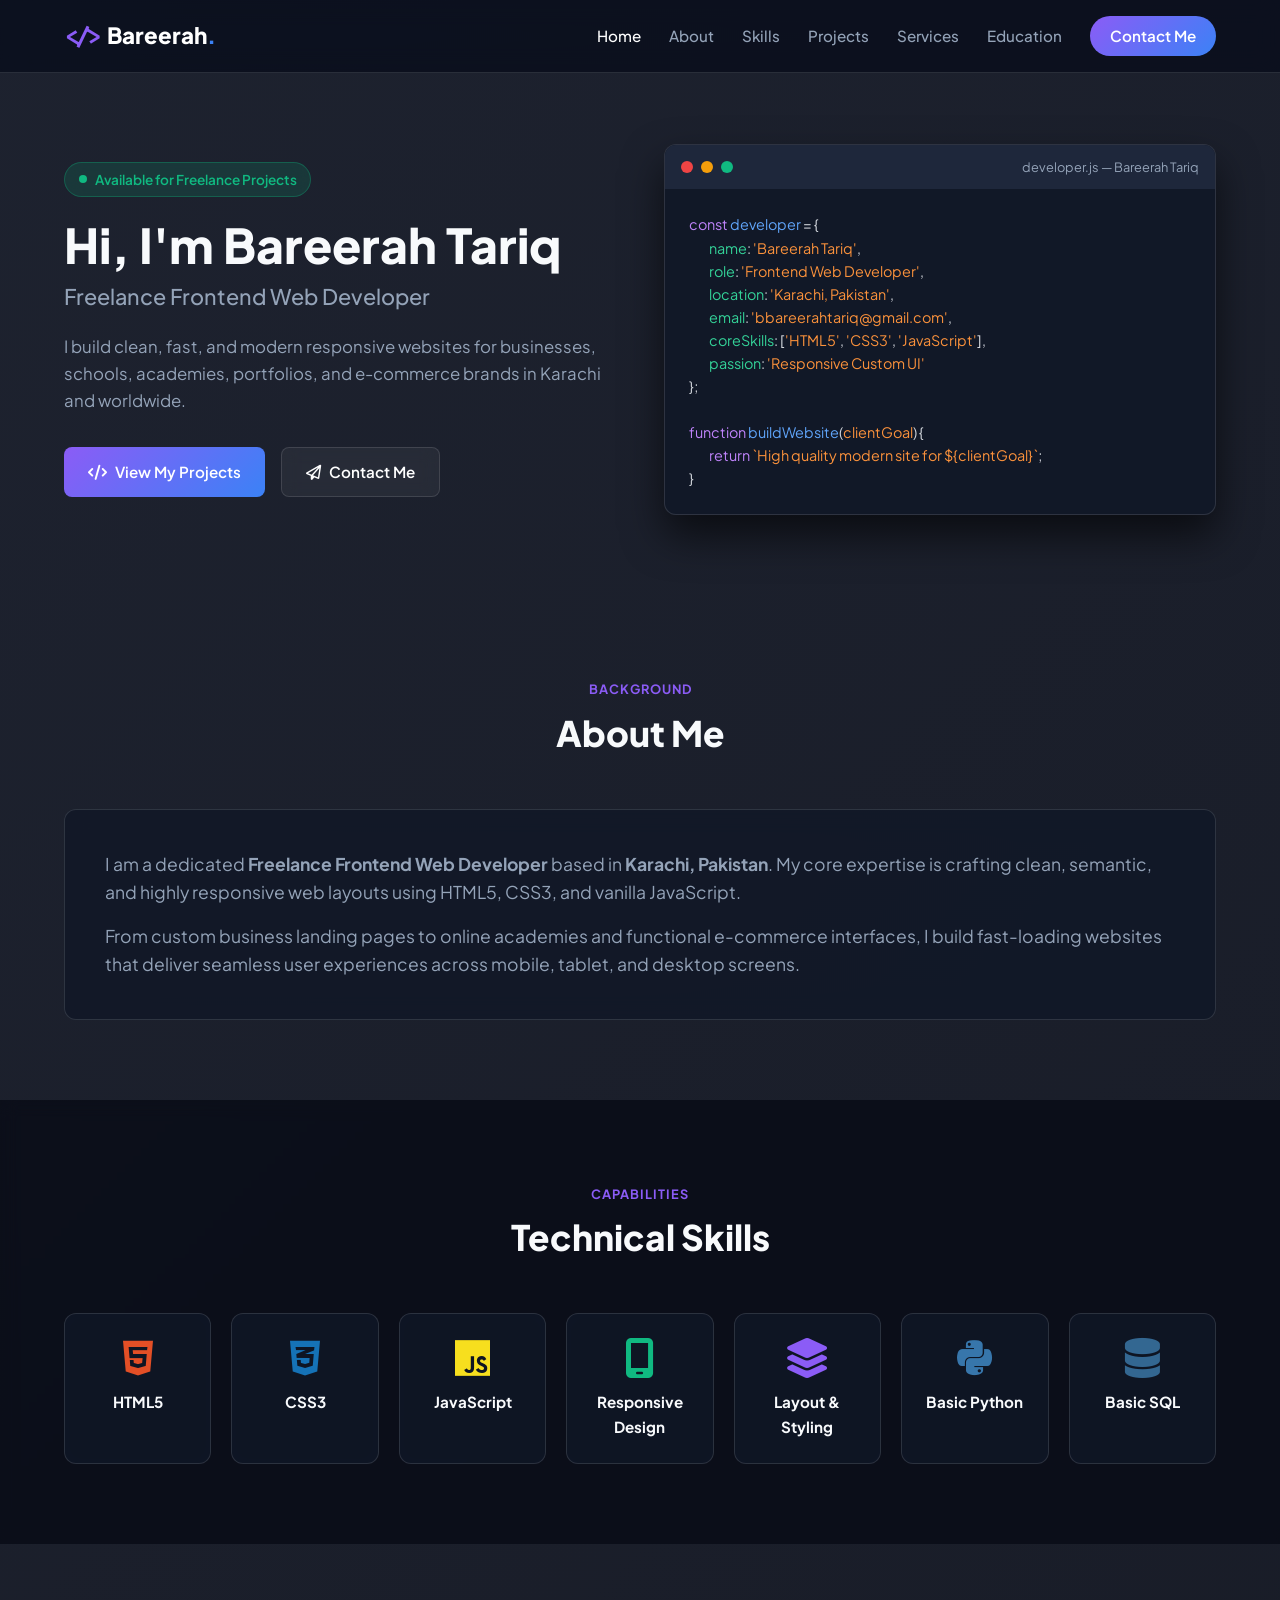
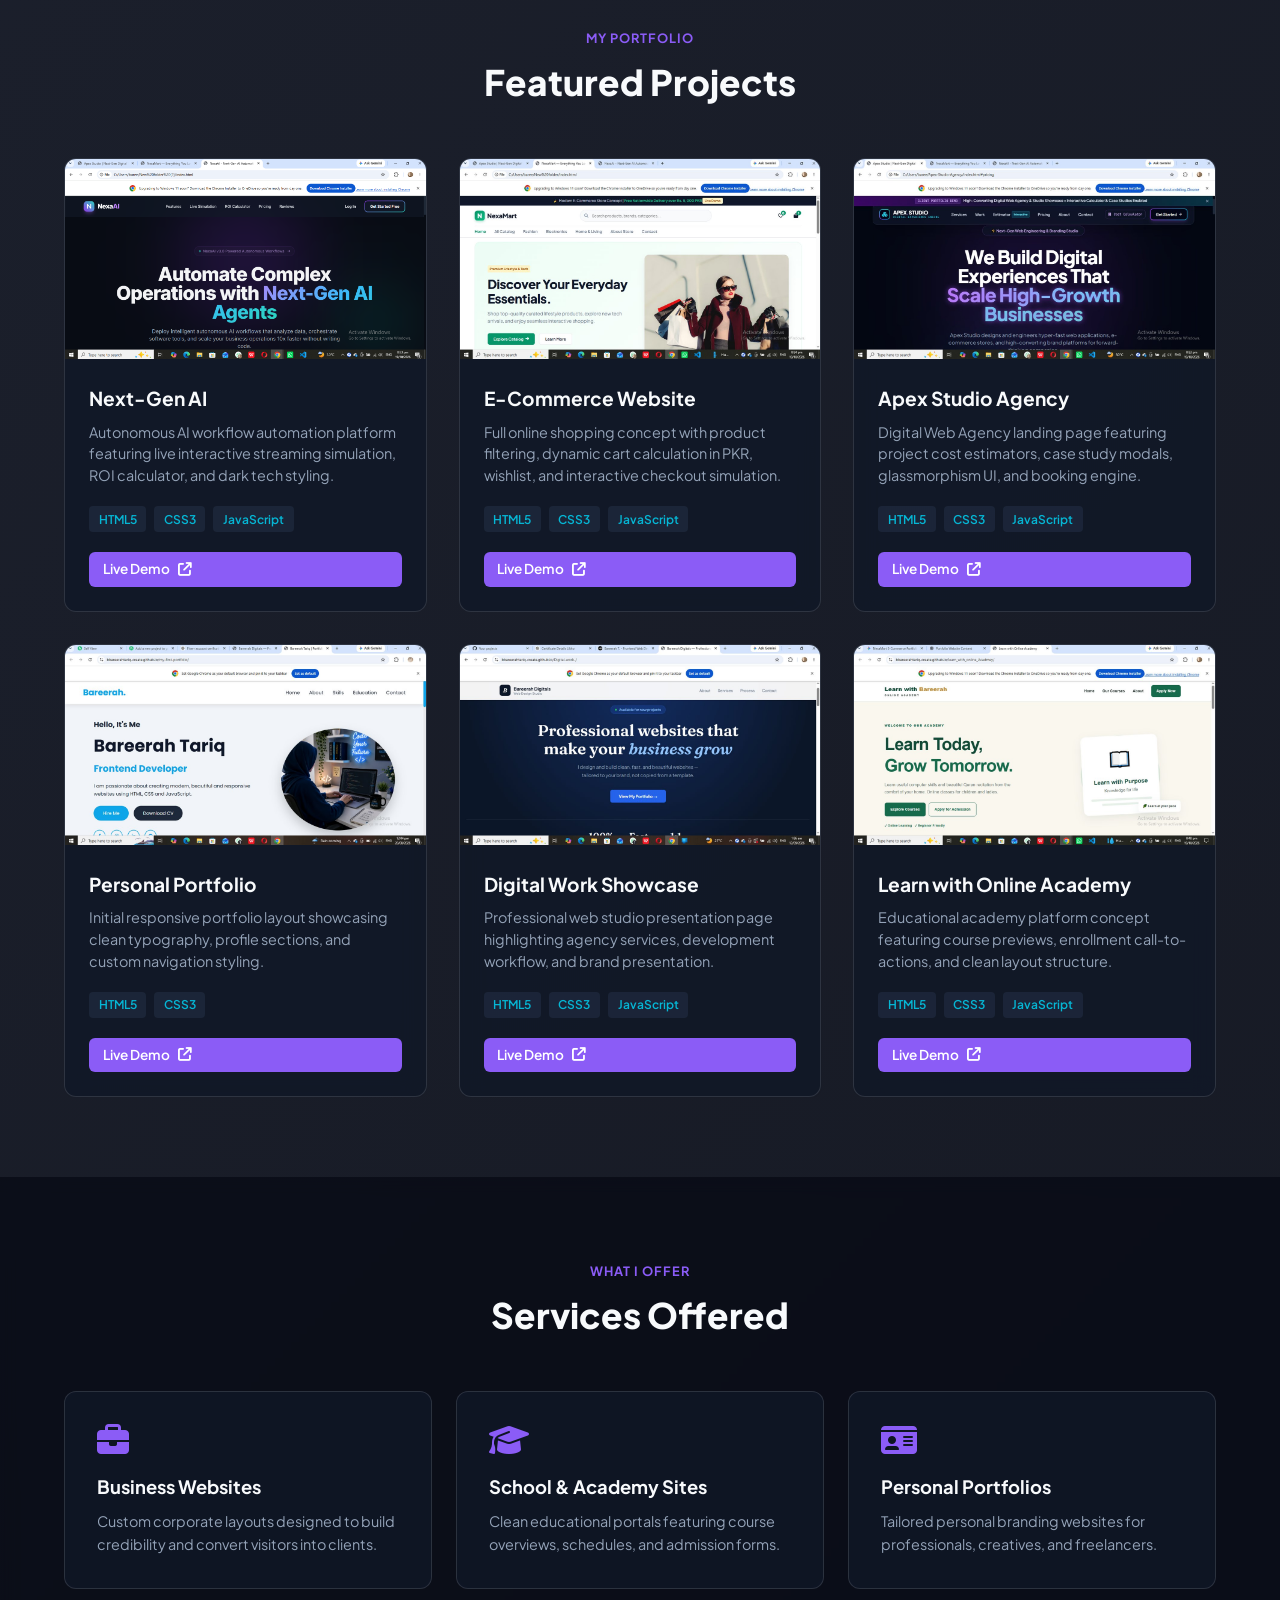
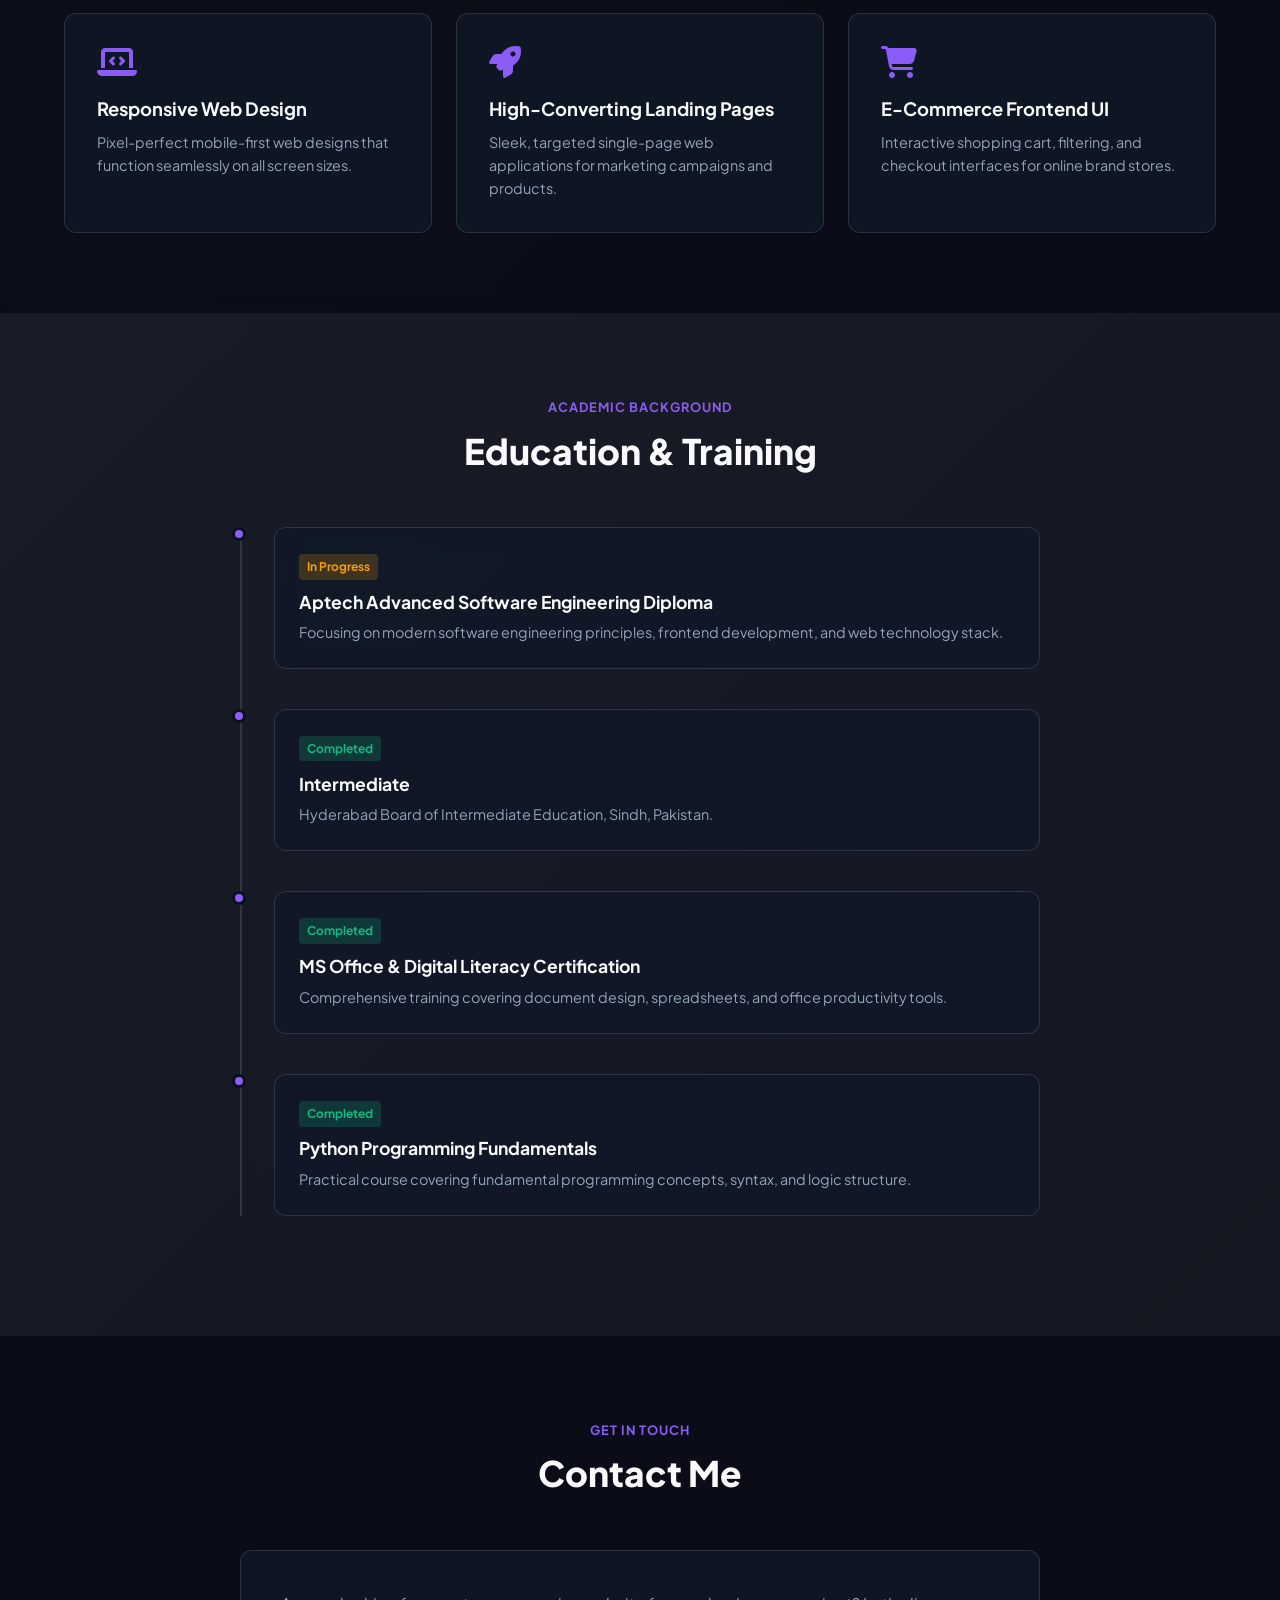
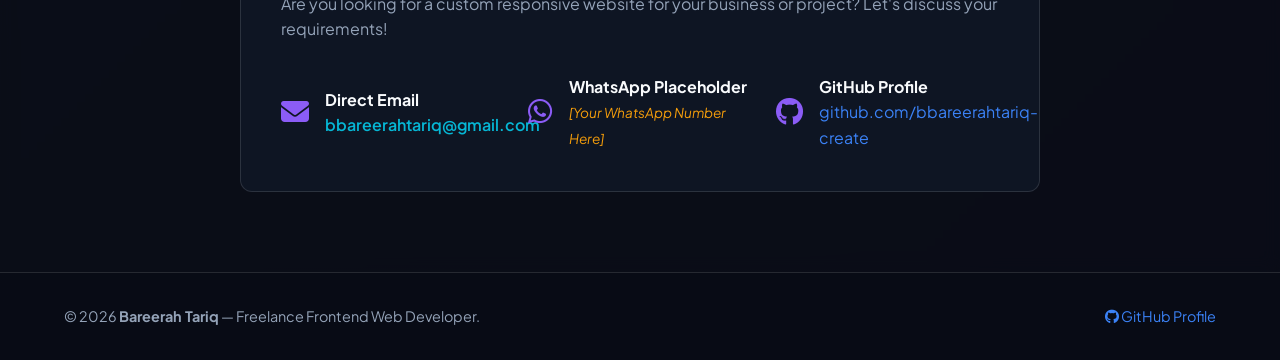
<file: index.html>
<!DOCTYPE html>
<html lang="en">
<head>
  <meta charset="UTF-8">
  <meta name="viewport" content="width=device-width, initial-scale=1.0">
  <title>Bareerah Tariq | Freelance Frontend Web Developer Karachi</title>
  <meta name="description" content="Portfolio of Bareerah Tariq, Freelance Frontend Web Developer based in Karachi, Pakistan specializing in custom responsive websites, landing pages, and e-commerce UI.">
  
  <!-- CANONICAL URL PLACEHOLDER: Replace [YOUR_GITHUB_PAGES_URL_HERE] after publishing on GitHub Pages -->
  <link rel="canonical" href="https://bbareerahtariq-create.github.io/my-portfolio/">
  
  <!-- Open Graph / Social Sharing -->
  <meta property="og:title" content="Bareerah Tariq — Freelance Frontend Web Developer">
  <meta property="og:description" content="Explore custom web application projects, e-commerce designs, and agency landing pages built by Bareerah Tariq.">
  <meta property="og:type" content="website">
  <meta property="og:url" content="https://bbareerahtariq-create.github.io/my-portfolio/">
  <meta property="og:image" content="images/nexamart-ai.png">

  <!-- Styles & Fonts -->
  <link rel="stylesheet" href="style.css">
  <link rel="preconnect" href="https://fonts.googleapis.com">
  <link rel="preconnect" href="https://fonts.gstatic.com" crossorigin>
  <link href="https://fonts.googleapis.com/css2?family=Plus+Jakarta+Sans:wght@300;400;500;600;700;800&family=Fira+Code:wght@400;500;600&display=swap" rel="stylesheet">
  <link rel="stylesheet" href="https://cdnjs.cloudflare.com/ajax/libs/font-awesome/6.4.0/css/all.min.css">

  <!-- JSON-LD Structured Data for On-Page SEO -->
  <script type="application/ld+json">
  {
    "@context": "https://schema.org",
    "@type": "Person",
    "name": "Bareerah Tariq",
    "jobTitle": "Freelance Frontend Web Developer",
    "email": "bbareerahtariq@gmail.com",
    "address": {
      "@type": "PostalAddress",
      "addressLocality": "Karachi",
      "addressCountry": "Pakistan"
    },
    "sameAs": [
      "https://github.com/bbareerahtariq-create"
    ]
  }
  </script>
</head>
<body>

  <!-- Navigation Bar -->
  <header class="navbar-wrap">
    <div class="nav-container">
      <a href="#home" class="logo">
        <span class="logo-accent">&lt;/&gt;</span> Bareerah<span class="dot">.</span>
      </a>

      <button class="menu-toggle" id="menu-toggle" aria-label="Toggle Navigation Menu" aria-expanded="false">
        <i class="fa-solid fa-bars"></i>
      </button>

      <nav class="nav-menu" id="nav-menu">
        <a href="#home" class="nav-link active">Home</a>
        <a href="#about" class="nav-link">About</a>
        <a href="#skills" class="nav-link">Skills</a>
        <a href="#projects" class="nav-link">Projects</a>
        <a href="#services" class="nav-link">Services</a>
        <a href="#education" class="nav-link">Education</a>
        <a href="#contact" class="nav-link nav-btn">Contact Me</a>
      </nav>
    </div>
  </header>

  <!-- Hero Section -->
  <section id="home" class="hero-section">
    <div class="hero-glow"></div>
    <div class="container hero-grid">
      <div class="hero-content">
        <div class="status-badge">
          <span class="pulse-dot"></span> Available for Freelance Projects
        </div>
        <h1 class="hero-title">
          Hi, I'm Bareerah Tariq
        </h1>
        <h2 class="hero-subtitle">Freelance Frontend Web Developer</h2>
        <p class="hero-text">
          I build clean, fast, and modern responsive websites for businesses, schools, academies, portfolios, and e-commerce brands in Karachi and worldwide.
        </p>
        <div class="hero-actions">
          <a href="#projects" class="btn btn-primary"><i class="fa-solid fa-code"></i> View My Projects</a>
          <a href="#contact" class="btn btn-outline"><i class="fa-regular fa-paper-plane"></i> Contact Me</a>
        </div>
      </div>

      <!-- Developer Graphic Visual -->
      <div class="hero-visual">
        <div class="code-window">
          <div class="code-header">
            <span class="dot-btn red"></span>
            <span class="dot-btn yellow"></span>
            <span class="dot-btn green"></span>
            <span class="code-title">developer.js — Bareerah Tariq</span>
          </div>
          <div class="code-body">
            <p><span class="c-purple">const</span> <span class="c-blue">developer</span> = {</p>
            <p class="p-l">&nbsp;&nbsp;<span class="c-green">name</span>: <span class="c-orange">'Bareerah Tariq'</span>,</p>
            <p class="p-l">&nbsp;&nbsp;<span class="c-green">role</span>: <span class="c-orange">'Frontend Web Developer'</span>,</p>
            <p class="p-l">&nbsp;&nbsp;<span class="c-green">location</span>: <span class="c-orange">'Karachi, Pakistan'</span>,</p>
            <p class="p-l">&nbsp;&nbsp;<span class="c-green">email</span>: <span class="c-orange">'bbareerahtariq@gmail.com'</span>,</p>
            <p class="p-l">&nbsp;&nbsp;<span class="c-green">coreSkills</span>: [<span class="c-orange">'HTML5'</span>, <span class="c-orange">'CSS3'</span>, <span class="c-orange">'JavaScript'</span>],</p>
            <p class="p-l">&nbsp;&nbsp;<span class="c-green">passion</span>: <span class="c-orange">'Responsive Custom UI'</span></p>
            <p>};</p>
            <br>
            <p><span class="c-purple">function</span> <span class="c-blue">buildWebsite</span>(<span class="c-orange">clientGoal</span>) {</p>
            <p class="p-l">&nbsp;&nbsp;<span class="c-purple">return</span> <span class="c-orange">`High quality modern site for ${clientGoal}`</span>;</p>
            <p>}</p>
          </div>
        </div>
      </div>
    </div>
  </section>

  <!-- About Section -->
  <section id="about" class="section">
    <div class="container">
      <div class="section-title-wrap">
        <span class="section-tag">BACKGROUND</span>
        <h2 class="section-heading">About Me</h2>
      </div>
      <div class="about-card">
        <p>
          I am a dedicated <strong>Freelance Frontend Web Developer</strong> based in <strong>Karachi, Pakistan</strong>. My core expertise is crafting clean, semantic, and highly responsive web layouts using HTML5, CSS3, and vanilla JavaScript.
        </p>
        <p style="margin-top: 1rem;">
          From custom business landing pages to online academies and functional e-commerce interfaces, I build fast-loading websites that deliver seamless user experiences across mobile, tablet, and desktop screens.
        </p>
      </div>
    </div>
  </section>

  <!-- Skills Section -->
  <section id="skills" class="section bg-darker">
    <div class="container">
      <div class="section-title-wrap">
        <span class="section-tag">CAPABILITIES</span>
        <h2 class="section-heading">Technical Skills</h2>
      </div>
      <div class="skills-grid">
        <div class="skill-card"><i class="fa-brands fa-html5 skill-icon" style="color: #e34f26;"></i><h3>HTML5</h3></div>
        <div class="skill-card"><i class="fa-brands fa-css3-alt skill-icon" style="color: #1572b6;"></i><h3>CSS3</h3></div>
        <div class="skill-card"><i class="fa-brands fa-js skill-icon" style="color: #f7df1e;"></i><h3>JavaScript</h3></div>
        <div class="skill-card"><i class="fa-solid fa-mobile-screen skill-icon" style="color: #10b981;"></i><h3>Responsive Design</h3></div>
        <div class="skill-card"><i class="fa-solid fa-layer-group skill-icon" style="color: #8b5cf6;"></i><h3>Layout & Styling</h3></div>
        <div class="skill-card"><i class="fa-brands fa-python skill-icon" style="color: #3776ab;"></i><h3>Basic Python</h3></div>
        <div class="skill-card"><i class="fa-solid fa-database skill-icon" style="color: #336791;"></i><h3>Basic SQL</h3></div>
      </div>
    </div>
  </section>

  <!-- Projects Section -->
  <section id="projects" class="section">
    <div class="container">
      <div class="section-title-wrap">
        <span class="section-tag">MY PORTFOLIO</span>
        <h2 class="section-heading">Featured Projects</h2>
      </div>

      <div class="projects-grid">
        
        <!-- Project 1: Next-Gen AI -->
        <article class="project-card">
          <div class="project-img-wrap">
            <img src="./images/nexamart-ai.png" alt="Next-Gen AI Platform Project Screenshot" loading="lazy">
          </div>
          <div class="project-info">
            <h3 class="project-title">Next-Gen AI</h3>
            <p class="project-desc">Autonomous AI workflow automation platform featuring live interactive streaming simulation, ROI calculator, and dark tech styling.</p>
            <div class="tech-tags">
              <span>HTML5</span><span>CSS3</span><span>JavaScript</span>
            </div>
            <a href="https://bbareerahtariq-create.github.io/Next-Gen-AI/" target="_blank" rel="noopener noreferrer" class="btn btn-sm">
              Live Demo <i class="fa-solid fa-arrow-up-right-from-square"></i>
            </a>
          </div>
        </article>

        <!-- Project 2: E-Commerce Website -->
        <article class="project-card">
          <div class="project-img-wrap">
            <img src="./images/nexamart-shop.png" alt="NexaMart E-Commerce Website Screenshot" loading="lazy">
          </div>
          <div class="project-info">
            <h3 class="project-title">E-Commerce Website</h3>
            <p class="project-desc">Full online shopping concept with product filtering, dynamic cart calculation in PKR, wishlist, and interactive checkout simulation.</p>
            <div class="tech-tags">
              <span>HTML5</span><span>CSS3</span><span>JavaScript</span>
            </div>
            <a href="https://bbareerahtariq-create.github.io/E-COMMERCE-WEBSITE/" target="_blank" rel="noopener noreferrer" class="btn btn-sm">
              Live Demo <i class="fa-solid fa-arrow-up-right-from-square"></i>
            </a>
          </div>
        </article>

        <!-- Project 3: Apex Studio Agency -->
        <article class="project-card">
          <div class="project-img-wrap">
            <img src="./images/apex-studio.png" alt="Apex Studio Agency Screenshot" loading="lazy">
          </div>
          <div class="project-info">
            <h3 class="project-title">Apex Studio Agency</h3>
            <p class="project-desc">Digital Web Agency landing page featuring project cost estimators, case study modals, glassmorphism UI, and booking engine.</p>
            <div class="tech-tags">
              <span>HTML5</span><span>CSS3</span><span>JavaScript</span>
            </div>
            <a href="https://bbareerahtariq-create.github.io/Apex-Studio-Agency/" target="_blank" rel="noopener noreferrer" class="btn btn-sm">
              Live Demo <i class="fa-solid fa-arrow-up-right-from-square"></i>
            </a>
          </div>
        </article>

        <!-- Project 4: My First Portfolio -->
        <article class="project-card">
          <div class="project-img-wrap">
            <img src="./images/first-portfolio.png" alt="My First Portfolio Screenshot" loading="lazy">
          </div>
          <div class="project-info">
            <h3 class="project-title">Personal Portfolio</h3>
            <p class="project-desc">Initial responsive portfolio layout showcasing clean typography, profile sections, and custom navigation styling.</p>
            <div class="tech-tags">
              <span>HTML5</span><span>CSS3</span>
            </div>
            <a href="https://bbareerahtariq-create.github.io/my-first-portfolio/" target="_blank" rel="noopener noreferrer" class="btn btn-sm">
              Live Demo <i class="fa-solid fa-arrow-up-right-from-square"></i>
            </a>
          </div>
        </article>

        <!-- Project 5: Digital Work Showcase -->
        <article class="project-card">
          <div class="project-img-wrap">
            <img src="./images/bareerah-digitals.png" alt="Bareerah Digitals Showcase Screenshot" loading="lazy">
          </div>
          <div class="project-info">
            <h3 class="project-title">Digital Work Showcase</h3>
            <p class="project-desc">Professional web studio presentation page highlighting agency services, development workflow, and brand presentation.</p>
            <div class="tech-tags">
              <span>HTML5</span><span>CSS3</span><span>JavaScript</span>
            </div>
            <a href="https://bbareerahtariq-create.github.io/Digital-work-/" target="_blank" rel="noopener noreferrer" class="btn btn-sm">
              Live Demo <i class="fa-solid fa-arrow-up-right-from-square"></i>
            </a>
          </div>
        </article>

        <!-- Project 6: Learn with Online Academy -->
        <article class="project-card">
          <div class="project-img-wrap">
            <img src="./images/online-academy.png" alt="Learn with Online Academy Screenshot" loading="lazy">
          </div>
          <div class="project-info">
            <h3 class="project-title">Learn with Online Academy</h3>
            <p class="project-desc">Educational academy platform concept featuring course previews, enrollment call-to-actions, and clean layout structure.</p>
            <div class="tech-tags">
              <span>HTML5</span><span>CSS3</span><span>JavaScript</span>
            </div>
            <a href="https://bbareerahtariq-create.github.io/learn_with_online_Acadmey/" target="_blank" rel="noopener noreferrer" class="btn btn-sm">
              Live Demo <i class="fa-solid fa-arrow-up-right-from-square"></i>
            </a>
          </div>
        </article>

      </div>
    </div>
  </section>

  <!-- Services Offered -->
  <section id="services" class="section bg-darker">
    <div class="container">
      <div class="section-title-wrap">
        <span class="section-tag">WHAT I OFFER</span>
        <h2 class="section-heading">Services Offered</h2>
      </div>
      <div class="services-grid">
        <div class="service-card">
          <i class="fa-solid fa-briefcase service-icon"></i>
          <h3>Business Websites</h3>
          <p>Custom corporate layouts designed to build credibility and convert visitors into clients.</p>
        </div>
        <div class="service-card">
          <i class="fa-solid fa-graduation-cap service-icon"></i>
          <h3>School & Academy Sites</h3>
          <p>Clean educational portals featuring course overviews, schedules, and admission forms.</p>
        </div>
        <div class="service-card">
          <i class="fa-solid fa-id-card service-icon"></i>
          <h3>Personal Portfolios</h3>
          <p>Tailored personal branding websites for professionals, creatives, and freelancers.</p>
        </div>
        <div class="service-card">
          <i class="fa-solid fa-laptop-code service-icon"></i>
          <h3>Responsive Web Design</h3>
          <p>Pixel-perfect mobile-first web designs that function seamlessly on all screen sizes.</p>
        </div>
        <div class="service-card">
          <i class="fa-solid fa-rocket service-icon"></i>
          <h3>High-Converting Landing Pages</h3>
          <p>Sleek, targeted single-page web applications for marketing campaigns and products.</p>
        </div>
        <div class="service-card">
          <i class="fa-solid fa-cart-shopping service-icon"></i>
          <h3>E-Commerce Frontend UI</h3>
          <p>Interactive shopping cart, filtering, and checkout interfaces for online brand stores.</p>
        </div>
      </div>
    </div>
  </section>

  <!-- Education Section -->
  <section id="education" class="section">
    <div class="container">
      <div class="section-title-wrap">
        <span class="section-tag">ACADEMIC BACKGROUND</span>
        <h2 class="section-heading">Education & Training</h2>
      </div>
      <div class="timeline">
        <div class="timeline-item">
          <div class="timeline-dot"></div>
          <div class="timeline-content">
            <span class="timeline-status in-progress">In Progress</span>
            <h3>Aptech Advanced Software Engineering Diploma</h3>
            <p>Focusing on modern software engineering principles, frontend development, and web technology stack.</p>
          </div>
        </div>

        <div class="timeline-item">
          <div class="timeline-dot"></div>
          <div class="timeline-content">
            <span class="timeline-status completed">Completed</span>
            <h3>Intermediate</h3>
            <p>Hyderabad Board of Intermediate Education, Sindh, Pakistan.</p>
          </div>
        </div>

        <div class="timeline-item">
          <div class="timeline-dot"></div>
          <div class="timeline-content">
            <span class="timeline-status completed">Completed</span>
            <h3>MS Office & Digital Literacy Certification</h3>
            <p>Comprehensive training covering document design, spreadsheets, and office productivity tools.</p>
          </div>
        </div>

        <div class="timeline-item">
          <div class="timeline-dot"></div>
          <div class="timeline-content">
            <span class="timeline-status completed">Completed</span>
            <h3>Python Programming Fundamentals</h3>
            <p>Practical course covering fundamental programming concepts, syntax, and logic structure.</p>
          </div>
        </div>
      </div>
    </div>
  </section>

  <!-- Contact Section -->
  <section id="contact" class="section bg-darker">
    <div class="container">
      <div class="section-title-wrap">
        <span class="section-tag">GET IN TOUCH</span>
        <h2 class="section-heading">Contact Me</h2>
      </div>
      <div class="contact-card">
        <p style="margin-bottom: 2rem; color: #94a3b8;">
          Are you looking for a custom responsive website for your business or project? Let's discuss your requirements!
        </p>

        <div class="contact-details">
          <div class="contact-item">
            <i class="fa-solid fa-envelope contact-icon"></i>
            <div>
              <h4>Direct Email</h4>
              <p><a href="mailto:bbareerahtariq@gmail.com" style="color: var(--accent-cyan); font-weight: 600;">bbareerahtariq@gmail.com</a></p>
            </div>
          </div>

          <div class="contact-item">
            <i class="fa-brands fa-whatsapp contact-icon"></i>
            <div>
              <h4>WhatsApp Placeholder</h4>
              <p><a href="https://wa.me/" target="_blank" class="placeholder-text">[Your WhatsApp Number Here]</a></p>
            </div>
          </div>

          <div class="contact-item">
            <i class="fa-brands fa-github contact-icon"></i>
            <div>
              <h4>GitHub Profile</h4>
              <p><a href="https://github.com/bbareerahtariq-create" target="_blank" rel="noopener noreferrer">github.com/bbareerahtariq-create</a></p>
            </div>
          </div>
        </div>
      </div>
    </div>
  </section>

  <!-- Footer -->
  <footer class="footer">
    <div class="container footer-content">
      <p>&copy; <span id="year"></span> <strong>Bareerah Tariq</strong> — Freelance Frontend Web Developer.</p>
      <div class="footer-links">
        <a href="https://github.com/bbareerahtariq-create" target="_blank" rel="noopener noreferrer"><i class="fa-brands fa-github"></i> GitHub Profile</a>
      </div>
    </div>
  </footer>

  <script src="script.js"></script>
</body>
</html>
</file>
<file: style.css>
/* ==========================================================================
   BAREERAH TARIQ — PORTFOLIO STYLESHEET (style.css)
   Theme: Dark Navy (#0a0f1d) with Professional Tech Background & Glassmorphism
   ========================================================================== */

:root {
  --bg-dark: #0a0f1d;
  --bg-card: rgba(17, 24, 39, 0.85);
  --bg-lighter: rgba(31, 41, 61, 0.9);
  --accent-purple: #8b5cf6;
  --accent-blue: #3b82f6;
  --accent-cyan: #06b6d4;
  --text-main: #f8fafc;
  --text-muted: #94a3b8;
  --border-color: rgba(255, 255, 255, 0.12);
  --radius: 12px;
  --transition: all 0.3s cubic-bezier(0.4, 0, 0.2, 1);
}

* {
  box-sizing: border-box;
  margin: 0;
  padding: 0;
  font-family: 'Plus Jakarta Sans', system-ui, -apple-system, sans-serif;
  scroll-behavior: smooth;
}

body {
  background: linear-gradient(135deg, rgba(10, 15, 29, 0.92) 0%, rgba(7, 10, 20, 0.95) 100%),
              url('https://images.unsplash.com/photo-1526374965328-7f61d4dc18c5?auto=format&fit=crop&w=1920&q=80') center/cover no-repeat fixed;
  color: var(--text-main);
  line-height: 1.6;
  overflow-x: hidden;
}

a {
  color: var(--accent-blue);
  text-decoration: none;
  transition: var(--transition);
}

a:hover {
  color: var(--accent-purple);
}

.container {
  max-width: 1200px;
  margin: 0 auto;
  padding: 0 1.5rem;
}




/* Navbar Header */
.navbar-wrap {
  position: fixed;
  top: 0;
  width: 100%;
  background: rgba(10, 15, 29, 0.85);
  backdrop-filter: blur(12px);
  -webkit-backdrop-filter: blur(12px);
  z-index: 1000;
  border-bottom: 1px solid var(--border-color);
}

.nav-container {
  max-width: 1200px;
  margin: 0 auto;
  padding: 1rem 1.5rem;
  display: flex;
  justify-content: space-between;
  align-items: center;
}

.logo {
  font-weight: 800;
  font-size: 1.4rem;
  color: white;
}

.logo-accent {
  color: var(--accent-purple);
  font-family: 'Fira Code', monospace;
}

.logo .dot {
  color: var(--accent-blue);
}

.nav-menu {
  display: flex;
  gap: 1.75rem;
  align-items: center;
}

.nav-link {
  color: var(--text-muted);
  font-weight: 500;
  font-size: 0.95rem;
}

.nav-link:hover, .nav-link.active {
  color: white;
}

.nav-btn {
  background: linear-gradient(135deg, var(--accent-purple), var(--accent-blue));
  color: white !important;
  padding: 0.5rem 1.25rem;
  border-radius: 50px;
  font-weight: 600;
}

.menu-toggle {
  display: none;
  background: none;
  border: none;
  color: white;
  font-size: 1.5rem;
  cursor: pointer;
}

/* Hero Section */
.hero-section {
  padding: 9rem 0 5rem;
  position: relative;
}

.hero-grid {
  display: grid;
  grid-template-columns: 1fr 1fr;
  gap: 3rem;
  align-items: center;
}

.status-badge {
  display: inline-flex;
  align-items: center;
  gap: 0.5rem;
  background: rgba(16, 185, 129, 0.15);
  color: #10b981;
  border: 1px solid rgba(16, 185, 129, 0.3);
  padding: 0.35rem 0.85rem;
  border-radius: 50px;
  font-size: 0.85rem;
  font-weight: 600;
  margin-bottom: 1.25rem;
  backdrop-filter: blur(8px);
}

.pulse-dot {
  width: 8px;
  height: 8px;
  background-color: #10b981;
  border-radius: 50%;
  box-shadow: 0 0 0 0 rgba(16, 185, 129, 0.7);
  animation: pulse 1.6s infinite;
}

@keyframes pulse {
  0% { transform: scale(0.95); box-shadow: 0 0 0 0 rgba(16, 185, 129, 0.7); }
  70% { transform: scale(1); box-shadow: 0 0 0 8px rgba(16, 185, 129, 0); }
  100% { transform: scale(0.95); box-shadow: 0 0 0 0 rgba(16, 185, 129, 0); }
}

.hero-title {
  font-size: 3rem;
  line-height: 1.15;
  font-weight: 800;
  margin-bottom: 0.5rem;
}

.hero-subtitle {
  font-size: 1.35rem;
  color: var(--text-muted);
  font-weight: 500;
  margin-bottom: 1.25rem;
}

.hero-text {
  color: var(--text-muted);
  font-size: 1.05rem;
  margin-bottom: 2rem;
}

.hero-actions {
  display: flex;
  gap: 1rem;
}

/* Buttons */
.btn {
  display: inline-flex;
  align-items: center;
  gap: 0.5rem;
  padding: 0.75rem 1.5rem;
  border-radius: 8px;
  font-weight: 600;
  font-size: 0.95rem;
  transition: var(--transition);
}

.btn-primary {
  background: linear-gradient(135deg, var(--accent-purple), var(--accent-blue));
  color: white;
}

.btn-primary:hover {
  transform: translateY(-2px);
  box-shadow: 0 10px 20px -5px rgba(139, 92, 246, 0.4);
  color: white;
}

.btn-outline {
  border: 1px solid var(--border-color);
  color: white;
  background: rgba(255,255,255,0.05);
  backdrop-filter: blur(8px);
}

.btn-outline:hover {
  background: rgba(255,255,255,0.12);
  border-color: white;
  color: white;
}

.btn-sm {
  padding: 0.4rem 0.85rem;
  font-size: 0.85rem;
  background: var(--accent-purple);
  color: white;
  border-radius: 6px;
  margin-top: auto;
}

.btn-sm:hover { color: white; opacity: 0.9; }

/* Abstract Code Visual Window */
.code-window {
  background: rgba(17, 24, 39, 0.9);
  border: 1px solid var(--border-color);
  border-radius: var(--radius);
  overflow: hidden;
  font-family: 'Fira Code', monospace;
  box-shadow: 0 20px 40px rgba(0,0,0,0.6);
  backdrop-filter: blur(12px);
}

.code-header {
  background: rgba(31, 41, 61, 0.95);
  padding: 0.75rem 1rem;
  display: flex;
  align-items: center;
  gap: 0.5rem;
}

.dot-btn {
  width: 12px;
  height: 12px;
  border-radius: 50%;
}
.dot-btn.red { background: #ef4444; }
.dot-btn.yellow { background: #f59e0b; }
.dot-btn.green { background: #10b981; }

.code-title {
  color: var(--text-muted);
  font-size: 0.8rem;
  margin-left: auto;
}

.code-body {
  padding: 1.5rem;
  font-size: 0.9rem;
  color: #d1d5db;
}

.p-l { padding-left: 1rem; }
.c-purple { color: #c084fc; }
.c-blue { color: #60a5fa; }
.c-green { color: #34d399; }
.c-orange { color: #fb923c; }

/* Section Common Layout */
.section {
  padding: 5rem 0;
}

.bg-darker {
  background: rgba(7, 10, 20, 0.75);
  backdrop-filter: blur(8px);
}

.section-title-wrap {
  margin-bottom: 3rem;
  text-align: center;
}

.section-tag {
  color: var(--accent-purple);
  font-weight: 700;
  font-size: 0.8rem;
  letter-spacing: 1px;
}

.section-heading {
  font-size: 2.2rem;
  font-weight: 800;
  margin-top: 0.25rem;
}

/* About Card */
.about-card {
  background: var(--bg-card);
  padding: 2.5rem;
  border-radius: var(--radius);
  border: 1px solid var(--border-color);
  font-size: 1.1rem;
  color: var(--text-muted);
  backdrop-filter: blur(12px);
}

/* Skills Grid */
.skills-grid {
  display: grid;
  grid-template-columns: repeat(auto-fit, minmax(140px, 1fr));
  gap: 1.25rem;
}

.skill-card {
  background: var(--bg-card);
  border: 1px solid var(--border-color);
  padding: 1.5rem;
  border-radius: var(--radius);
  text-align: center;
  transition: var(--transition);
  backdrop-filter: blur(10px);
}

.skill-card:hover {
  transform: translateY(-4px);
  border-color: var(--accent-purple);
  box-shadow: 0 10px 20px rgba(139, 92, 246, 0.2);
}

.skill-icon {
  font-size: 2.5rem;
  margin-bottom: 0.75rem;
}

.skill-card h3 {
  font-size: 0.95rem;
}

/* Projects Grid */
.projects-grid {
  display: grid;
  grid-template-columns: repeat(auto-fit, minmax(320px, 1fr));
  gap: 2rem;
}

.project-card {
  background: var(--bg-card);
  border: 1px solid var(--border-color);
  border-radius: var(--radius);
  overflow: hidden;
  display: flex;
  flex-direction: column;
  transition: var(--transition);
  backdrop-filter: blur(12px);
}

.project-card:hover {
  transform: translateY(-5px);
  border-color: var(--accent-purple);
  box-shadow: 0 15px 30px rgba(0,0,0,0.5);
}

.project-img-wrap {
  width: 100%;
  height: 200px;
  overflow: hidden;
  background: #0f172a;
}

.project-img-wrap img {
  width: 100%;
  height: 100%;
  object-fit: cover;
  transition: transform 0.5s ease;
}

.project-card:hover .project-img-wrap img {
  transform: scale(1.05);
}

.project-info {
  padding: 1.5rem;
  display: flex;
  flex-direction: column;
  flex: 1;
}

.project-title {
  font-size: 1.2rem;
  font-weight: 700;
  margin-bottom: 0.5rem;
}

.project-desc {
  font-size: 0.9rem;
  color: var(--text-muted);
  margin-bottom: 1.25rem;
  line-height: 1.5;
}

.tech-tags {
  display: flex;
  gap: 0.5rem;
  flex-wrap: wrap;
  margin-bottom: 1.25rem;
}

.tech-tags span {
  background: rgba(31, 41, 61, 0.8);
  color: var(--accent-cyan);
  font-size: 0.75rem;
  padding: 0.2rem 0.6rem;
  border-radius: 4px;
  font-weight: 600;
}

/* Services Grid */
.services-grid {
  display: grid;
  grid-template-columns: repeat(auto-fit, minmax(280px, 1fr));
  gap: 1.5rem;
}

.service-card {
  background: var(--bg-card);
  border: 1px solid var(--border-color);
  padding: 2rem;
  border-radius: var(--radius);
  transition: var(--transition);
  backdrop-filter: blur(10px);
}

.service-card:hover {
  border-color: var(--accent-blue);
  transform: translateY(-3px);
  box-shadow: 0 10px 20px rgba(59, 130, 246, 0.2);
}

.service-icon {
  font-size: 2rem;
  color: var(--accent-purple);
  margin-bottom: 1rem;
}

.service-card h3 {
  font-size: 1.15rem;
  margin-bottom: 0.5rem;
}

.service-card p {
  color: var(--text-muted);
  font-size: 0.9rem;
}

/* Education Timeline */
.timeline {
  max-width: 800px;
  margin: 0 auto;
  position: relative;
  border-left: 2px solid var(--border-color);
  padding-left: 2rem;
}

.timeline-item {
  position: relative;
  margin-bottom: 2.5rem;
}

.timeline-dot {
  position: absolute;
  left: -2.6rem;
  top: 0;
  width: 14px;
  height: 14px;
  border-radius: 50%;
  background: var(--accent-purple);
  border: 3px solid var(--bg-dark);
}

.timeline-content {
  background: var(--bg-card);
  padding: 1.5rem;
  border-radius: var(--radius);
  border: 1px solid var(--border-color);
  backdrop-filter: blur(10px);
}

.timeline-status {
  font-size: 0.75rem;
  font-weight: 700;
  padding: 0.2rem 0.5rem;
  border-radius: 4px;
  display: inline-block;
  margin-bottom: 0.5rem;
}

.timeline-status.completed {
  background: rgba(16, 185, 129, 0.2);
  color: #10b981;
}

.timeline-status.in-progress {
  background: rgba(245, 158, 11, 0.2);
  color: #f59e0b;
}

.timeline-content h3 {
  font-size: 1.1rem;
  margin-bottom: 0.35rem;
}

.timeline-content p {
  color: var(--text-muted);
  font-size: 0.9rem;
}

/* Contact Card */
.contact-card {
  background: var(--bg-card);
  border: 1px solid var(--border-color);
  padding: 2.5rem;
  border-radius: var(--radius);
  max-width: 800px;
  margin: 0 auto;
  backdrop-filter: blur(12px);
}

.contact-details {
  display: grid;
  grid-template-columns: repeat(auto-fit, minmax(220px, 1fr));
  gap: 1.5rem;
}

.contact-item {
  display: flex;
  align-items: center;
  gap: 1rem;
}

.contact-icon {
  font-size: 1.75rem;
  color: var(--accent-purple);
}

.placeholder-text {
  color: #f59e0b;
  font-size: 0.85rem;
  font-style: italic;
}

/* Footer */
.footer {
  border-top: 1px solid var(--border-color);
  padding: 2rem 0;
  color: var(--text-muted);
  font-size: 0.9rem;
  background: rgba(7, 10, 20, 0.9);
}

.footer-content {
  display: flex;
  justify-content: space-between;
  align-items: center;
  flex-wrap: wrap;
  gap: 1rem;
}

/* Mobile Media Queries */
@media (max-width: 868px) {
  .hero-grid { grid-template-columns: 1fr; }
  .menu-toggle { display: block; }
  .nav-menu {
    position: absolute;
    top: 100%;
    left: 0;
    width: 100%;
    background: var(--bg-card);
    flex-direction: column;
    padding: 1.5rem;
    gap: 1.25rem;
    display: none;
    border-bottom: 1px solid var(--border-color);
  }
  .nav-menu.open { display: flex; }
  .hero-title { font-size: 2.2rem; }
}
</file>
